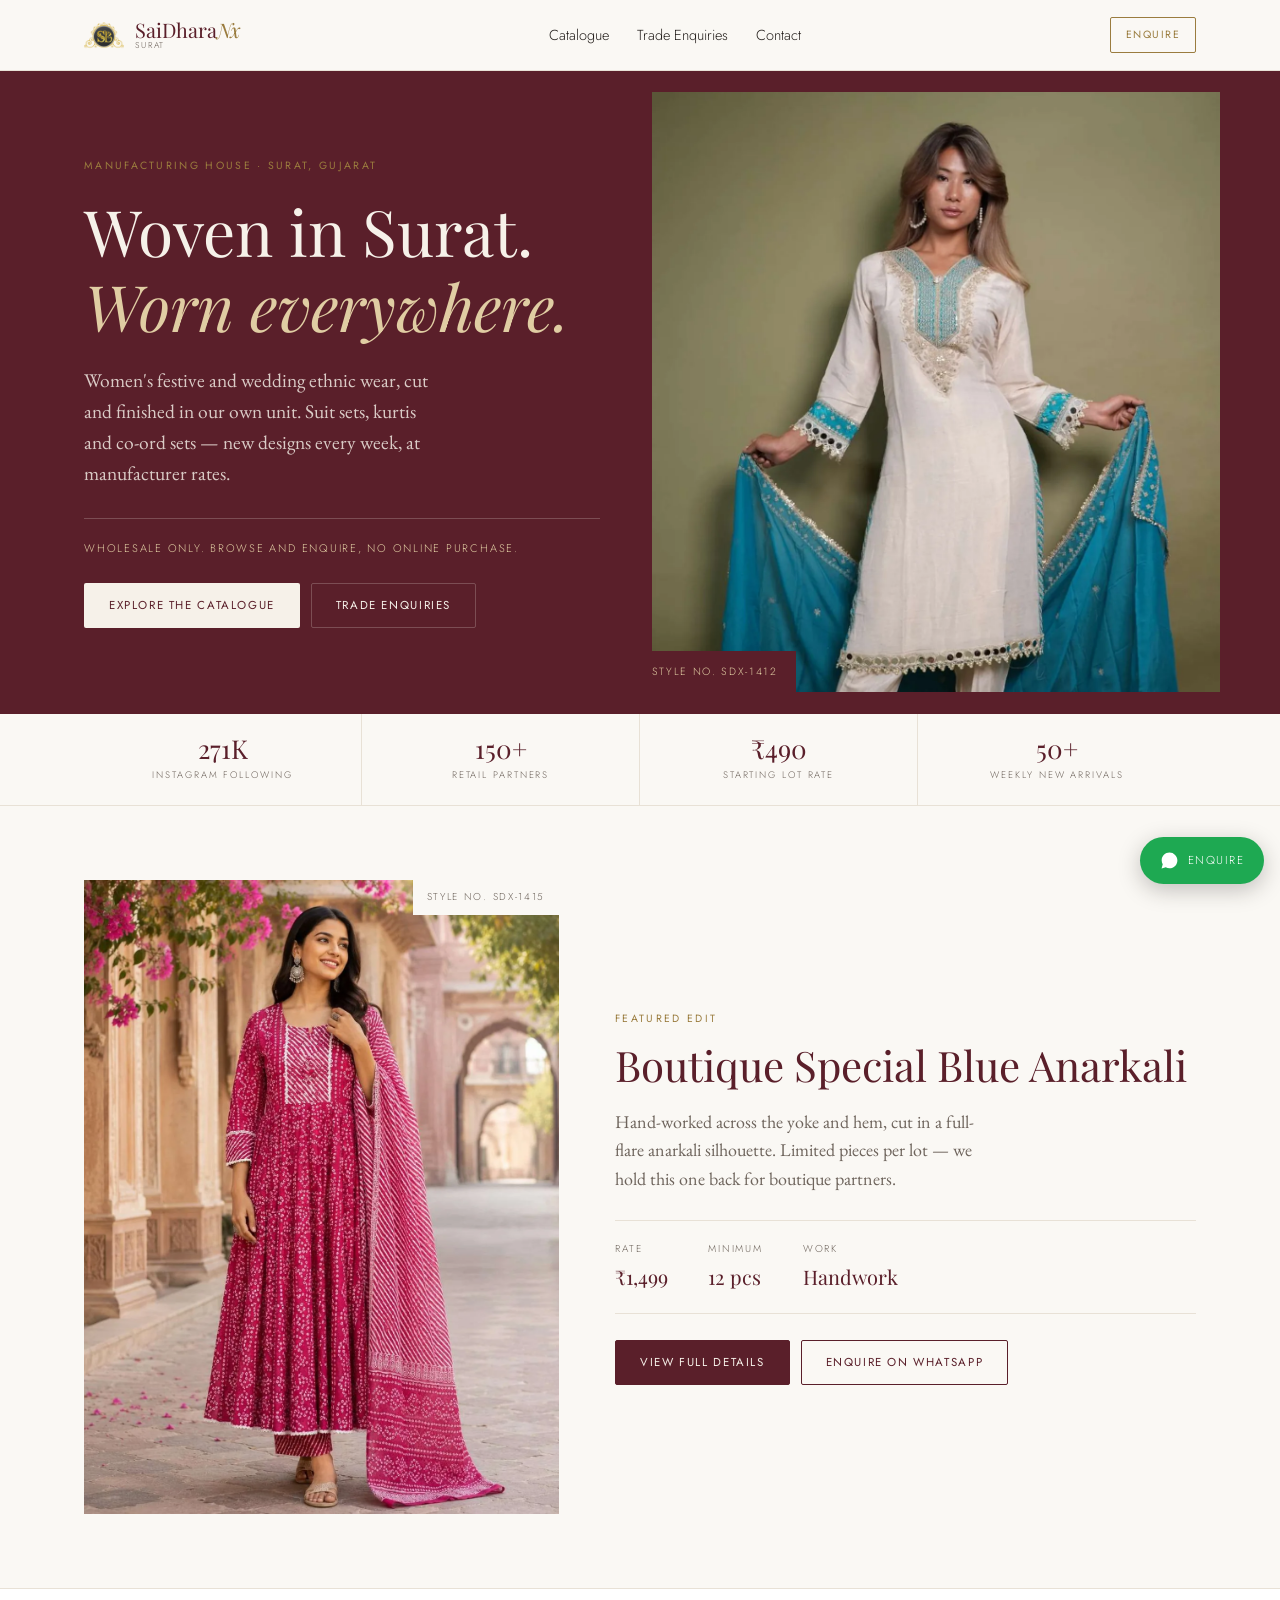
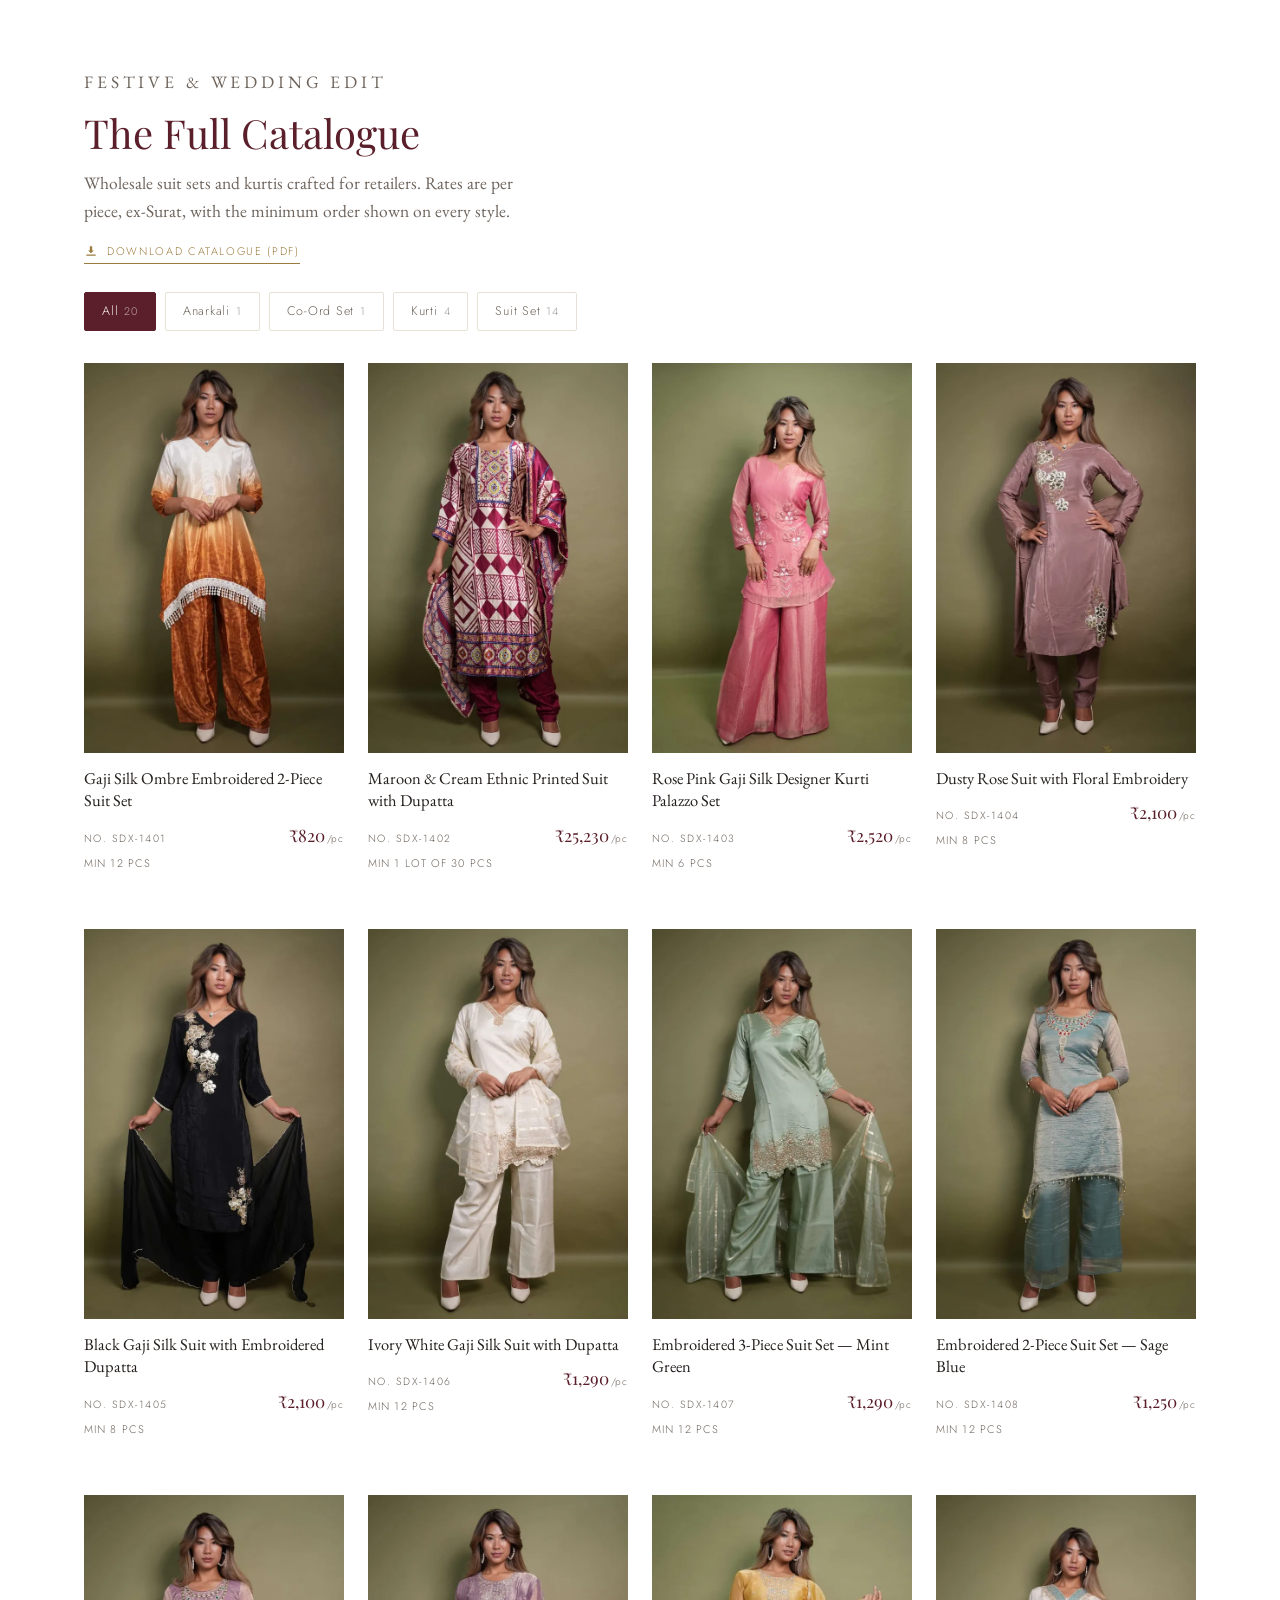
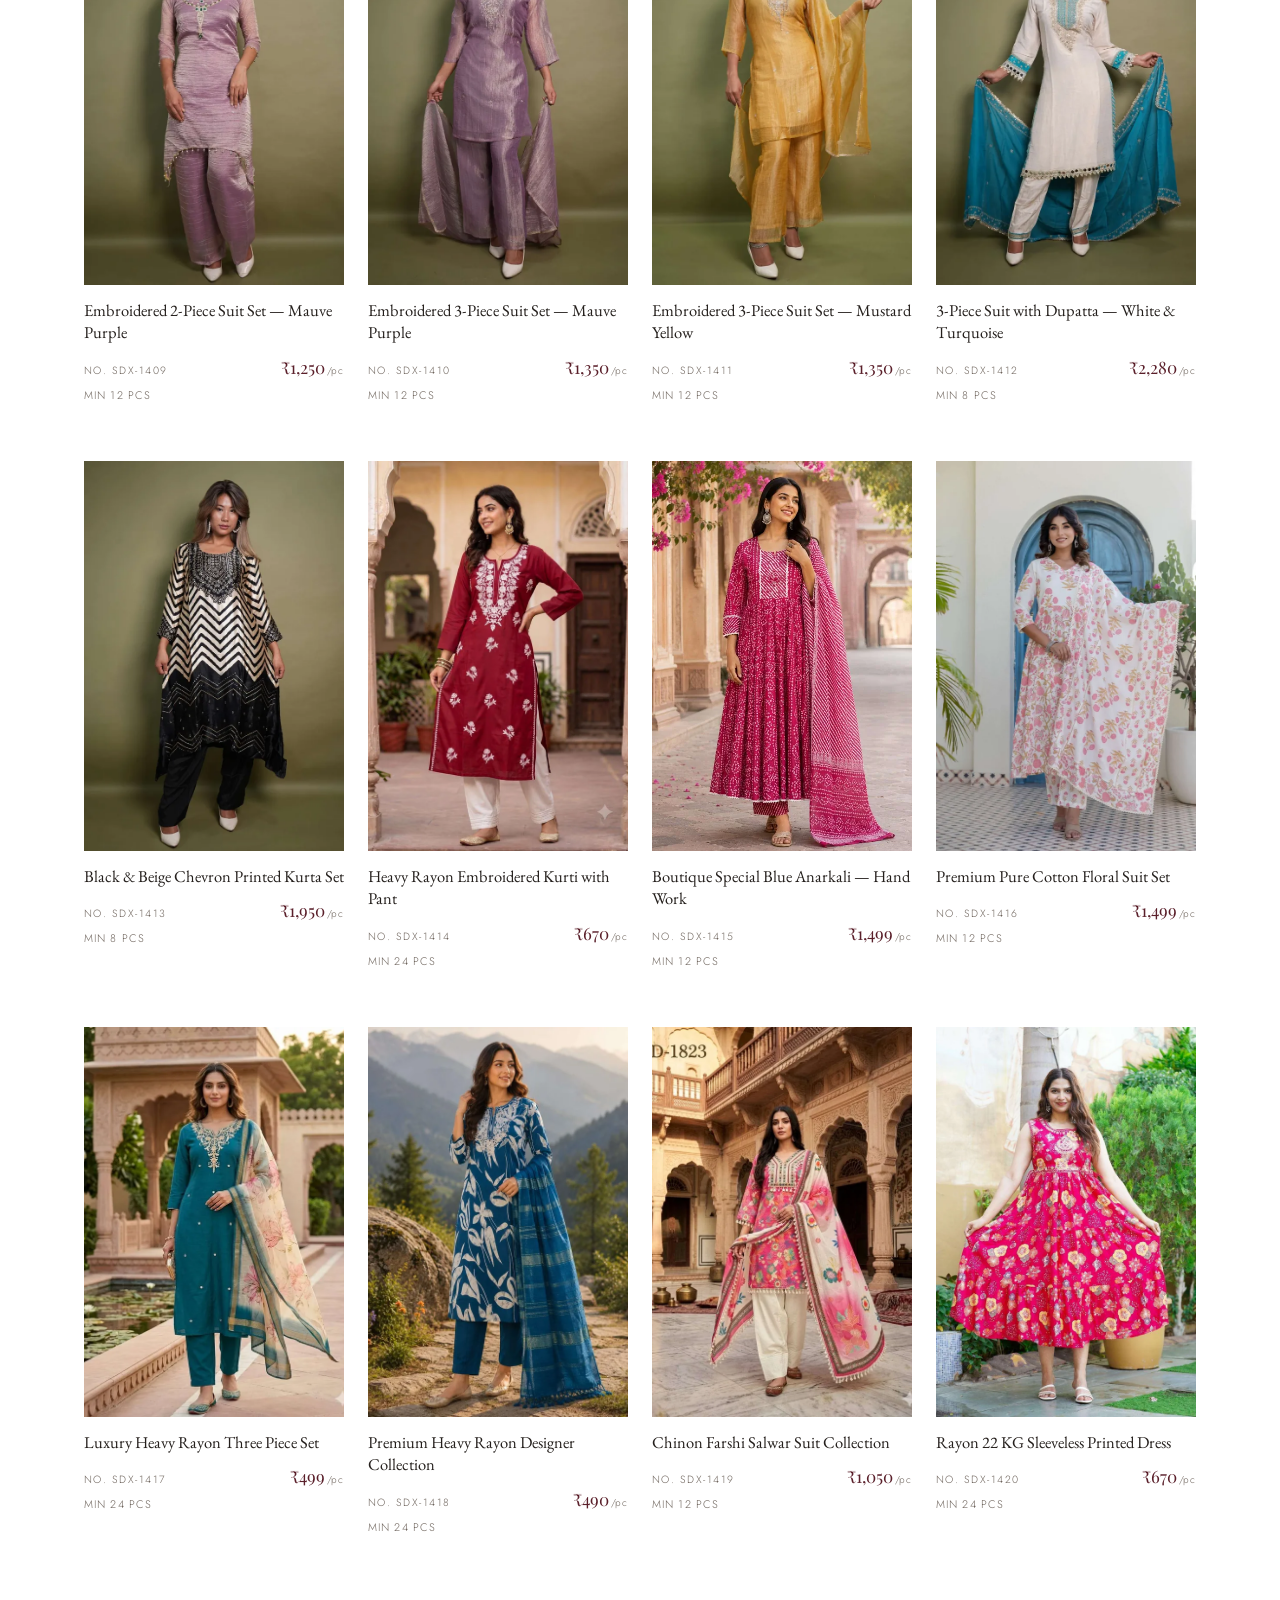
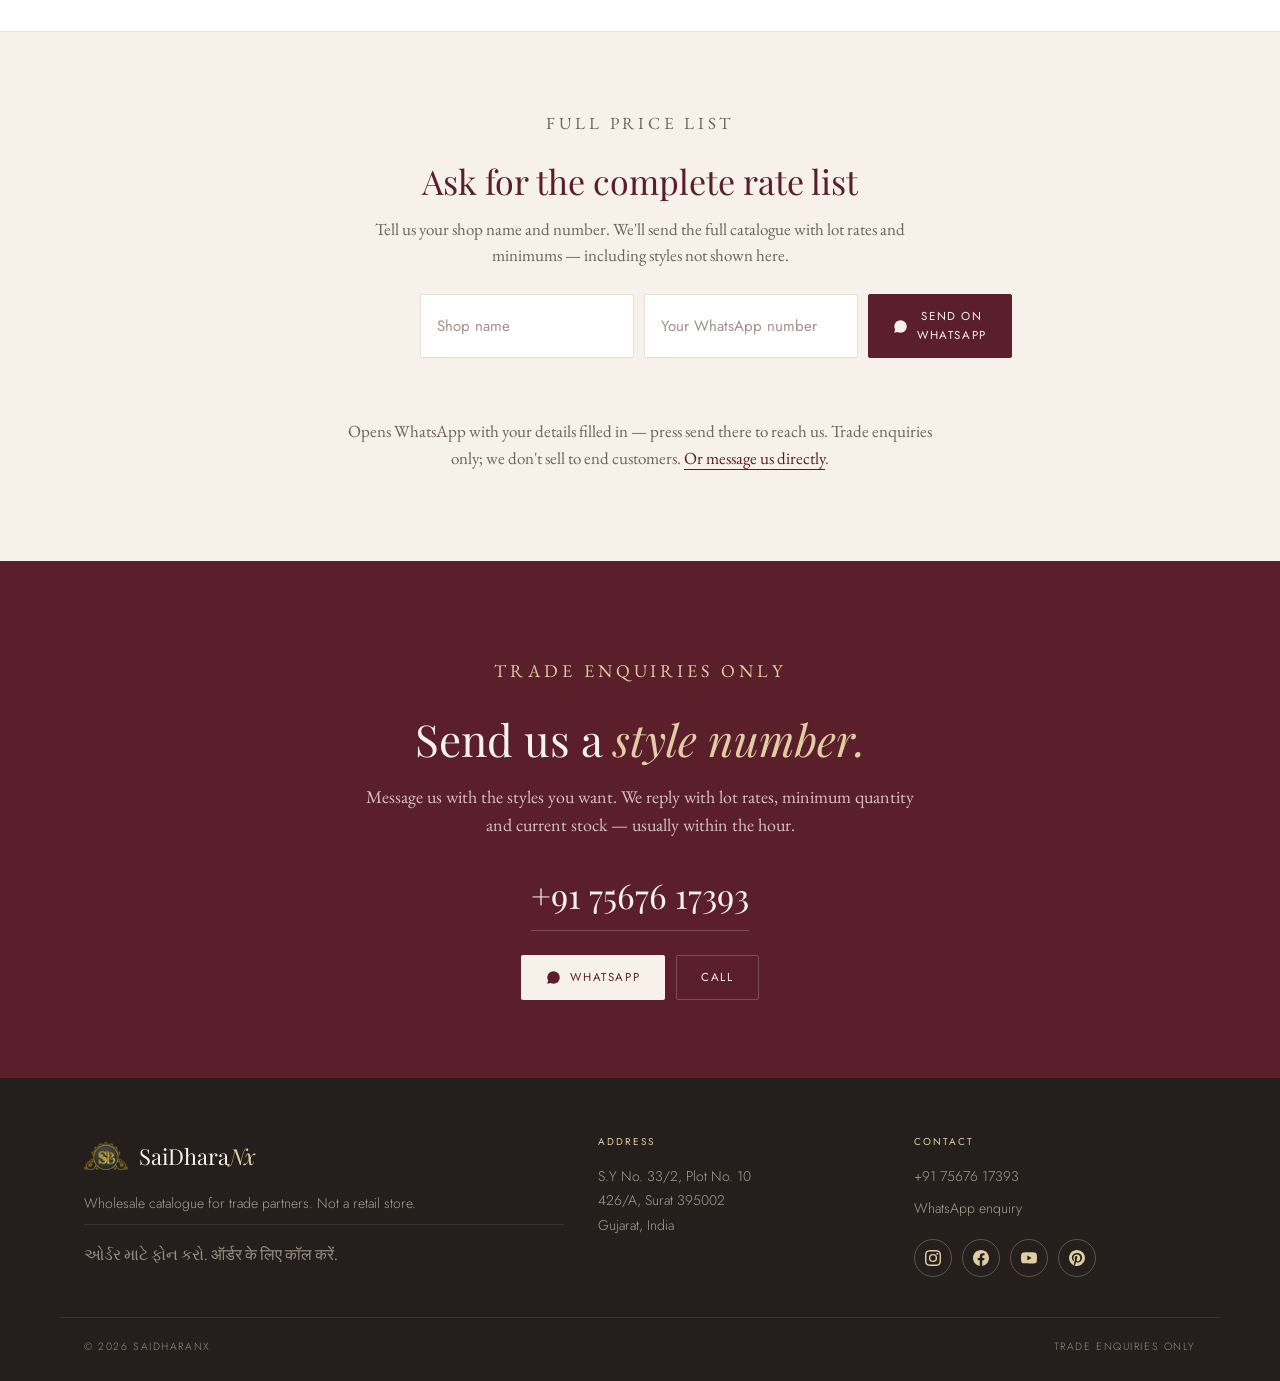
<file: index.html>
<!DOCTYPE html>
<html lang="en">
<head>
<meta charset="UTF-8">
<meta name="viewport" content="width=device-width, initial-scale=1.0">
<title>SaiDharaNx — Wholesale Ethnic Wear Manufacturer, Surat</title>
<meta name="description" content="Manufacturing house in Surat. Women's festive and wedding ethnic wear — suit sets, kurtis, co-ord sets. Wholesale catalogue for trade partners. Rates from ₹490 per piece.">
<link rel="canonical" href="https://saidharanx-catalogue.vercel.app/">

<!-- WhatsApp / social preview -->
<meta property="og:type" content="website">
<meta property="og:site_name" content="SaiDharaNx">
<meta property="og:title" content="SaiDharaNx — Wholesale Ethnic Wear, Surat">
<meta property="og:description" content="Manufacturer of women's festive and wedding ethnic wear. Suit sets, kurtis, co-ord sets. Wholesale only — rates from ₹490 per piece.">
<!-- ⚠️ og:image MUST be an absolute URL — social crawlers cannot resolve
     a relative path. Replace the host below with the live domain. -->
<meta property="og:image" content="https://saidharanx-catalogue.vercel.app/assets/img/og.jpg">
<meta property="og:image:width" content="1200">
<meta property="og:image:height" content="630">
<meta name="twitter:card" content="summary_large_image">
<meta name="theme-color" content="#5A1F2A">

<link rel="icon" href="assets/img/logo-96.png">
<link rel="apple-touch-icon" href="assets/img/logo-96.png">
<link rel="preconnect" href="https://fonts.googleapis.com">
<link rel="preconnect" href="https://fonts.gstatic.com" crossorigin>
<link href="https://fonts.googleapis.com/css2?family=Playfair+Display:ital@0;1&family=EB+Garamond:ital@0;1&family=Jost:wght@300;400&display=swap" rel="stylesheet">
<link rel="stylesheet" href="assets/site.css">

<script type="application/ld+json">
{"@context":"https://schema.org","@type":"Organization","name":"SaiDharaNx",
 "url":"https://saidharanx-catalogue.vercel.app/","logo":"assets/img/logo-96.png",
 "telephone":"+91-75676-17393",
 "address":{"@type":"PostalAddress","streetAddress":"S.Y No. 33/2, Plot No. 10, 426/A","addressLocality":"Surat","postalCode":"395002","addressRegion":"Gujarat","addressCountry":"IN"},
 "sameAs":["https://www.instagram.com/saidharannx_official"]}
</script>

<style>
.hero{background:var(--aubergine);color:var(--ivory);overflow:hidden}
.hero__in{display:grid;max-width:var(--wrap);margin:0 auto;align-items:center}
.hero__copy{padding:54px 24px 58px}
.hero h1{font-size:clamp(38px,8.4vw,64px);color:var(--ivory);margin:20px 0 0}
.hero h1 em{font-style:italic;color:var(--champagne)}
.hero__lede{font-family:var(--serif);font-size:clamp(17px,3.4vw,19.5px);line-height:1.6;color:rgba(246,241,233,.82);margin:22px 0 0;max-width:40ch}
.hero__terms{font-size:11px;letter-spacing:.16em;text-transform:uppercase;color:var(--champagne);margin:28px 0 0;padding-top:20px;border-top:1px solid var(--line-dim)}
.hero__act{display:flex;flex-wrap:wrap;gap:11px;margin-top:26px}
.hero__art{position:relative;aspect-ratio:4/5;overflow:hidden}
.hero__art img{width:100%;height:100%;object-fit:cover;object-position:center 16%}
.hero__tag{position:absolute;left:0;bottom:0;background:var(--aubergine);padding:12px 18px 12px 0;font-size:10.5px;letter-spacing:.16em;text-transform:uppercase;color:var(--champagne)}
@media(min-width:900px){
  .hero__in{grid-template-columns:1.02fr .98fr}
  .hero__copy{padding:86px 52px 86px 24px}
  .hero__art{aspect-ratio:auto;height:600px}
}

.edit{padding:74px 0}
.edit__in{display:grid;gap:34px;align-items:center}
.edit__art{position:relative;aspect-ratio:4/5;overflow:hidden;background:var(--ivory)}
.edit__art img{width:100%;height:100%;object-fit:cover}
.edit__no{position:absolute;top:0;right:0;background:var(--cream);color:var(--muted);padding:9px 14px;font-size:10px;letter-spacing:.17em;text-transform:uppercase}
.edit h2{font-size:clamp(30px,5.6vw,42px);margin:14px 0 0;color:var(--aubergine)}
.edit__desc{font-family:var(--serif);font-size:18px;line-height:1.6;color:var(--muted);margin:18px 0 0;max-width:42ch}
.edit__meta{display:flex;flex-wrap:wrap;gap:0 40px;margin:26px 0 0;padding:20px 0;border-top:1px solid var(--line);border-bottom:1px solid var(--line)}
.edit__k{font-size:10px;letter-spacing:.18em;text-transform:uppercase;color:var(--muted)}
.edit__v{font-family:var(--display);font-size:20px;color:var(--aubergine);margin-top:2px}
.edit__act{margin-top:26px;display:flex;flex-wrap:wrap;gap:11px}
@media(min-width:880px){.edit__in{grid-template-columns:.9fr 1.1fr;gap:56px}.edit__art{aspect-ratio:3/4}}

.cat{background:#fff;border-top:1px solid var(--line);padding:66px 0 84px}
.cat__head{margin-bottom:26px;max-width:52ch}
.cat__head h2{font-size:clamp(28px,5.2vw,40px);margin:14px 0 0;color:var(--aubergine)}
.cat__head p{font-family:var(--serif);font-size:17.5px;line-height:1.58;color:var(--muted);margin:13px 0 0}
.cat__pdf{display:inline-flex;align-items:center;gap:9px;margin-top:18px;font-size:11px;letter-spacing:.15em;text-transform:uppercase;color:var(--gold-soft);border-bottom:1px solid currentColor;padding-bottom:3px}
.cat__pdf:hover{color:var(--aubergine)}

.enq{background:var(--aubergine);color:var(--ivory);padding:78px 0}
.enq__in{max-width:600px;margin:0 auto;text-align:center}
.enq h2{color:var(--ivory);font-size:clamp(30px,5.8vw,44px);margin:16px 0 0}
.enq h2 em{font-style:italic;color:var(--champagne)}
.enq p{font-family:var(--serif);font-size:18px;line-height:1.58;color:rgba(246,241,233,.78);margin:18px 0 28px}
.enq .label{color:var(--champagne)}
.enq__no{font-family:var(--display);font-size:clamp(24px,5.2vw,34px);color:var(--ivory);display:inline-block;margin-bottom:24px;border-bottom:1px solid var(--line-dim);padding-bottom:7px}
.enq__act{display:flex;flex-wrap:wrap;gap:11px;justify-content:center}
</style>
</head>
<body>
<a class="skip" href="#main-content">Skip to content</a>

<!-- icon sprite -->
<svg width="0" height="0" style="position:absolute" aria-hidden="true"><defs>
<symbol id="i-wa" viewBox="0 0 24 24"><path d="M17.47 14.38c-.3-.15-1.76-.87-2.03-.97-.27-.1-.47-.15-.67.15-.2.3-.77.97-.94 1.17-.17.2-.35.22-.65.07-.3-.15-1.26-.46-2.4-1.48-.89-.79-1.49-1.77-1.66-2.07-.17-.3-.02-.46.13-.61.13-.13.3-.35.45-.52.15-.17.2-.3.3-.5.1-.2.05-.37-.02-.52-.08-.15-.67-1.61-.92-2.21-.24-.58-.49-.5-.67-.51h-.57c-.2 0-.52.07-.79.37-.27.3-1.04 1.02-1.04 2.48s1.07 2.88 1.22 3.08c.15.2 2.1 3.2 5.08 4.49.71.31 1.26.49 1.69.62.71.23 1.36.19 1.87.12.57-.09 1.76-.72 2.01-1.41.25-.7.25-1.29.17-1.42-.07-.13-.27-.2-.57-.35zM12.04 2C6.58 2 2.13 6.45 2.13 11.91c0 1.75.46 3.45 1.32 4.95L2 22l5.25-1.38a9.87 9.87 0 0 0 4.79 1.22h.01c5.46 0 9.91-4.45 9.91-9.91 0-2.65-1.03-5.14-2.9-7.01A9.82 9.82 0 0 0 12.04 2z"/></symbol>
<symbol id="i-ig" viewBox="0 0 24 24"><path d="M12 2.16c3.2 0 3.58.01 4.85.07 1.17.05 1.8.25 2.23.41.56.22.96.48 1.38.9.42.42.68.82.9 1.38.16.42.36 1.06.41 2.23.06 1.27.07 1.65.07 4.85s-.01 3.58-.07 4.85c-.05 1.17-.25 1.8-.41 2.23-.22.56-.48.96-.9 1.38-.42.42-.82.68-1.38.9-.42.16-1.06.36-2.23.41-1.27.06-1.65.07-4.85.07s-3.58-.01-4.85-.07c-1.17-.05-1.8-.25-2.23-.41-.56-.22-.96-.48-1.38-.9-.42-.42-.68-.82-.9-1.38-.16-.42-.36-1.06-.41-2.23-.06-1.27-.07-1.65-.07-4.85s.01-3.58.07-4.85c.05-1.17.25-1.8.41-2.23.22-.56.48-.96.9-1.38.42-.42.82-.68 1.38-.9.42-.16 1.06-.36 2.23-.41 1.27-.06 1.65-.07 4.85-.07M12 0C8.74 0 8.33.01 7.05.07 5.78.13 4.9.33 4.14.63a5.9 5.9 0 0 0-2.13 1.38A5.9 5.9 0 0 0 .63 4.14C.33 4.9.13 5.78.07 7.05.01 8.33 0 8.74 0 12s.01 3.67.07 4.95c.06 1.27.26 2.15.56 2.91a5.9 5.9 0 0 0 1.38 2.13 5.9 5.9 0 0 0 2.13 1.38c.76.3 1.64.5 2.91.56C8.33 23.99 8.74 24 12 24s3.67-.01 4.95-.07c1.27-.06 2.15-.26 2.91-.56a5.9 5.9 0 0 0 2.13-1.38 5.9 5.9 0 0 0 1.38-2.13c.3-.76.5-1.64.56-2.91.06-1.28.07-1.69.07-4.95s-.01-3.67-.07-4.95c-.06-1.27-.26-2.15-.56-2.91a5.9 5.9 0 0 0-1.38-2.13A5.9 5.9 0 0 0 19.86.63c-.76-.3-1.64-.5-2.91-.56C15.67.01 15.26 0 12 0z"/><path d="M12 5.84A6.16 6.16 0 1 0 18.16 12 6.16 6.16 0 0 0 12 5.84zm0 10.16A4 4 0 1 1 16 12a4 4 0 0 1-4 4z"/><circle cx="18.41" cy="5.59" r="1.44"/></symbol>
<symbol id="i-fb" viewBox="0 0 24 24"><path d="M24 12.07C24 5.4 18.63 0 12 0S0 5.4 0 12.07C0 18.1 4.39 23.1 10.13 24v-8.44H7.08v-3.49h3.05V9.41c0-3.02 1.79-4.69 4.53-4.69 1.31 0 2.68.24 2.68.24v2.96h-1.51c-1.49 0-1.96.93-1.96 1.89v2.26h3.33l-.53 3.49h-2.8V24C19.61 23.1 24 18.1 24 12.07z"/></symbol>
<symbol id="i-yt" viewBox="0 0 24 24"><path d="M23.5 6.19a3.02 3.02 0 0 0-2.12-2.14C19.5 3.55 12 3.55 12 3.55s-7.5 0-9.38.5A3.02 3.02 0 0 0 .5 6.19C0 8.08 0 12 0 12s0 3.92.5 5.81a3.02 3.02 0 0 0 2.12 2.14c1.88.5 9.38.5 9.38.5s7.5 0 9.38-.5a3.02 3.02 0 0 0 2.12-2.14C24 15.92 24 12 24 12s0-3.92-.5-5.81zM9.55 15.57V8.43L15.82 12l-6.27 3.57z"/></symbol>
<symbol id="i-pt" viewBox="0 0 24 24"><path d="M12 0C5.37 0 0 5.37 0 12c0 5.08 3.16 9.43 7.63 11.18-.11-.95-.2-2.41.04-3.45.22-.94 1.4-5.96 1.4-5.96s-.36-.72-.36-1.78c0-1.67.97-2.91 2.17-2.91 1.02 0 1.52.77 1.52 1.69 0 1.03-.66 2.57-1 4-.28 1.19.6 2.16 1.77 2.16 2.12 0 3.76-2.24 3.76-5.47 0-2.86-2.06-4.86-4.99-4.86-3.4 0-5.4 2.55-5.4 5.19 0 1.03.4 2.13.89 2.73.1.12.11.22.08.34-.09.38-.29 1.19-.33 1.35-.05.22-.17.27-.4.16-1.5-.7-2.43-2.89-2.43-4.65 0-3.79 2.75-7.27 7.93-7.27 4.16 0 7.4 2.97 7.4 6.93 0 4.14-2.61 7.47-6.23 7.47-1.22 0-2.36-.63-2.75-1.38l-.75 2.85c-.27 1.04-1 2.35-1.49 3.15A12 12 0 1 0 12 0z"/></symbol>
<symbol id="i-pdf" viewBox="0 0 24 24"><path d="M12 16l-5-5h3V4h4v7h3l-5 5zm-8 2h16v2H4v-2z"/></symbol>
</defs></svg>

<header class="mast">
  <div class="wrap mast__in">
    <a href="index.html" class="mast__brand">
      <img src="assets/img/logo-96.png" alt="" class="mast__logo" width="40" height="40">
      <span class="mast__word">SaiDhara<em>Nx</em><small>Surat</small></span>
    </a>
    <nav class="mast__nav">
      <a href="#catalogue">Catalogue</a>
      <a href="#enquire">Trade Enquiries</a>
      <a href="#contact">Contact</a>
    </nav>
    <a href="https://wa.me/917567617393" class="btn btn--gold mast__cta">Enquire</a>
    <button class="burger" id="burger" aria-label="Open menu" aria-expanded="false" aria-controls="drawer"><i></i></button>
  </div>
</header>

<div class="drawer" id="drawer" role="dialog" aria-modal="true" aria-label="Menu">
  <div class="drawer__top">
    <span class="drawer__brand">SaiDhara<em>Nx</em></span>
    <button class="drawer__x" id="drawerX" aria-label="Close menu">&times;</button>
  </div>
  <nav>
    <a href="#catalogue" data-close>Catalogue</a>
    <a href="#enquire" data-close>Trade Enquiries</a>
    <a href="#contact" data-close>Contact</a>
    <a href="assets/saidharanx-catalogue.pdf" data-close>Download Catalogue</a>
  </nav>
  <div class="drawer__foot">
    <a href="https://wa.me/917567617393" class="btn btn--ivory"><svg class="icon"><use href="#i-wa"/></svg> Enquire on WhatsApp</a>
    <a href="tel:+917567617393" class="drawer__tel">+91 75676 17393</a>
  </div>
</div>

<noscript>
  <p class="nojs">The catalogue needs JavaScript to load. Message us on
  <a href="https://wa.me/917567617393">WhatsApp</a> or call +91 75676 17393 and we'll send the full price list.</p>
</noscript>

<main id="main-content">
<section class="hero">
  <div class="hero__in">
    <div class="hero__copy">
      <p class="label label--gold">Manufacturing House · Surat, Gujarat</p>
      <h1>Woven in Surat.<br><em>Worn everywhere.</em></h1>
      <p class="hero__lede">
        Women's festive and wedding ethnic wear, cut and finished in our own unit.
        Suit sets, kurtis and co-ord sets — new designs every week, at manufacturer rates.
      </p>
      <p class="hero__terms">Wholesale only. Browse and enquire, no online purchase.</p>
      <div class="hero__act">
        <a href="#catalogue" class="btn btn--ivory">Explore the Catalogue</a>
        <a href="https://wa.me/917567617393" class="btn btn--outline-ivory">Trade Enquiries</a>
      </div>
    </div>
    <div class="hero__art">
      <picture>
        <source type="image/webp" srcset="assets/img/sdx-1412-1200.webp">
        <img src="assets/img/sdx-1412-800.jpg" width="1066" height="1600"
             alt="Gaji silk embroidered three-piece suit in white and turquoise"
             fetchpriority="high" decoding="async">
      </picture>
      <span class="hero__tag">Style No. SDX-1412</span>
    </div>
  </div>
</section>

<div class="trust">
  <div class="wrap trust__in">
    <div class="trust__i"><div class="trust__n">271K</div><div class="trust__k">Instagram following</div></div>
    <div class="trust__i"><div class="trust__n">150+</div><div class="trust__k">Retail partners</div></div>
    <div class="trust__i"><div class="trust__n">₹490</div><div class="trust__k">Starting lot rate</div></div>
    <div class="trust__i"><div class="trust__n">50+</div><div class="trust__k">Weekly new arrivals</div></div>
  </div>
</div>

<section class="edit">
  <div class="wrap edit__in">
    <div class="edit__art">
      <picture>
        <source type="image/webp" srcset="assets/img/sdx-1415-1200.webp">
        <img src="assets/img/sdx-1415-800.jpg" width="1066" height="1600"
             alt="Boutique special blue anarkali with hand work" loading="lazy" decoding="async">
      </picture>
      <span class="edit__no">Style No. SDX-1415</span>
    </div>
    <div>
      <p class="label label--gold">Featured Edit</p>
      <h2>Boutique Special Blue Anarkali</h2>
      <p class="edit__desc">
        Hand-worked across the yoke and hem, cut in a full-flare anarkali silhouette.
        Limited pieces per lot — we hold this one back for boutique partners.
      </p>
      <div class="edit__meta">
        <div><div class="edit__k">Rate</div><div class="edit__v">₹1,499</div></div>
        <div><div class="edit__k">Minimum</div><div class="edit__v">12 pcs</div></div>
        <div><div class="edit__k">Work</div><div class="edit__v">Handwork</div></div>
      </div>
      <div class="edit__act">
        <a href="product.html?sku=SDX-1415" class="btn btn--aub">View Full Details</a>
        <a href="https://wa.me/917567617393?text=Hello%2C%20please%20share%20the%20lot%20rate%20and%20stock%20for%20SDX-1415%20%E2%80%94%20Boutique%20Special%20Blue%20Anarkali" class="btn btn--outline-aub">Enquire on WhatsApp</a>
      </div>
    </div>
  </div>
</section>

<section class="cat" id="catalogue">
  <div class="wrap">
    <div class="cat__head">
      <p class="label label--gold">Festive &amp; Wedding Edit</p>
      <h2>The Full Catalogue</h2>
      <p>Wholesale suit sets and kurtis crafted for retailers. Rates are per piece, ex-Surat, with the minimum order shown on every style.</p>
      <a class="cat__pdf" href="assets/saidharanx-catalogue.pdf" download>
        <svg class="icon" style="width:14px;height:14px"><use href="#i-pdf"/></svg> Download catalogue (PDF)
      </a>
    </div>
    <div class="pills" id="pills"></div>
    <div class="grid" id="grid"></div>
  </div>
</section>

<section class="lead">
  <div class="wrap lead__in">
    <p class="label label--gold">Full Price List</p>
    <h2>Ask for the complete rate list</h2>
    <p>Tell us your shop name and number. We'll send the full catalogue with lot
       rates and minimums — including styles not shown here.</p>
    <form class="lead__form" id="leadForm">
      <input type="text" name="shop" placeholder="Shop name" required autocomplete="organization">
      <input type="tel" name="phone" placeholder="Your WhatsApp number" required
             autocomplete="tel" inputmode="numeric" pattern="[0-9+ ]{8,15}">
      <button type="submit" class="btn btn--aub">
        <svg class="icon"><use href="#i-wa"/></svg> Send on WhatsApp
      </button>
    </form>
    <p class="lead__ok" id="leadOk" role="status"></p>
    <p class="lead__note">
      Opens WhatsApp with your details filled in — press send there to reach us.
      Trade enquiries only; we don't sell to end customers.
      <a href="https://wa.me/917567617393" class="lead__direct">Or message us directly</a>.
    </p>
  </div>
</section>

<section class="enq" id="enquire">
  <div class="wrap enq__in">
    <p class="label">Trade Enquiries Only</p>
    <h2>Send us a <em>style number.</em></h2>
    <p>Message us with the styles you want. We reply with lot rates, minimum quantity and current stock — usually within the hour.</p>
    <div><a href="tel:+917567617393" class="enq__no">+91 75676 17393</a></div>
    <div class="enq__act">
      <a href="https://wa.me/917567617393" class="btn btn--ivory"><svg class="icon"><use href="#i-wa"/></svg> WhatsApp</a>
      <a href="tel:+917567617393" class="btn btn--outline-ivory">Call</a>
    </div>
  </div>
</section>

</main>

<footer class="foot" id="contact">
  <div class="wrap foot__g">
    <div>
      <div class="foot__m">
        <img src="assets/img/logo-96.png" alt="" width="44" height="44">
        <span>SaiDhara<em>Nx</em></span>
      </div>
      <p>Wholesale catalogue for trade partners. Not a retail store.</p>
      <p class="foot__nat"><span lang="gu">ઓર્ડર માટે ફોન કરો.</span> <span lang="hi">ऑर्डर के लिए कॉल करें.</span></p>
    </div>
    <div>
      <h4>Address</h4>
      <p>S.Y No. 33/2, Plot No. 10<br>426/A, Surat 395002<br>Gujarat, India</p>
    </div>
    <div>
      <h4>Contact</h4>
      <p><a href="tel:+917567617393">+91 75676 17393</a></p>
      <p><a href="https://wa.me/917567617393">WhatsApp enquiry</a></p>
      <div class="social">
        <a target="_blank" rel="noopener" href="https://www.instagram.com/saidharannx_official" aria-label="Instagram"><svg class="icon"><use href="#i-ig"/></svg></a>
        <a target="_blank" rel="noopener" href="https://www.facebook.com/" aria-label="Facebook"><svg class="icon"><use href="#i-fb"/></svg></a>
        <a target="_blank" rel="noopener" href="https://www.youtube.com/" aria-label="YouTube"><svg class="icon"><use href="#i-yt"/></svg></a>
        <a target="_blank" rel="noopener" href="https://www.pinterest.com/" aria-label="Pinterest"><svg class="icon"><use href="#i-pt"/></svg></a>
      </div>
    </div>
  </div>
  <div class="wrap foot__b">
    <span>© 2026 SaiDharaNx</span>
    <span>Trade enquiries only</span>
  </div>
</footer>

<a href="https://wa.me/917567617393" class="wa" aria-label="Enquire on WhatsApp">
  <svg class="icon"><use href="#i-wa"/></svg><span>Enquire</span>
</a>

<script src="assets/data.js"></script>
<script>
/* ── mobile drawer (focus-trapped) ─────────────────────────── */
const drawer = document.getElementById('drawer');
const burger = document.getElementById('burger');
let lastFocus = null;

const focusables = () =>
  [...drawer.querySelectorAll('a[href],button')].filter(el => el.offsetParent !== null);

function openDrawer(){
  lastFocus = document.activeElement;
  drawer.classList.add('is-open');
  burger.setAttribute('aria-expanded','true');
  document.body.style.overflow = 'hidden';
  focusables()[0]?.focus();
}
function closeDrawer(){
  if (!drawer.classList.contains('is-open')) return;
  drawer.classList.remove('is-open');
  burger.setAttribute('aria-expanded','false');
  document.body.style.overflow = '';
  lastFocus?.focus();
}
burger.addEventListener('click', openDrawer);
document.getElementById('drawerX').addEventListener('click', closeDrawer);
drawer.querySelectorAll('[data-close]').forEach(a => a.addEventListener('click', closeDrawer));

document.addEventListener('keydown', e => {
  if (!drawer.classList.contains('is-open')) return;
  if (e.key === 'Escape'){ closeDrawer(); return; }
  if (e.key !== 'Tab') return;
  const f = focusables();
  if (!f.length) return;
  const first = f[0], last = f[f.length - 1];
  if (e.shiftKey && document.activeElement === first){ e.preventDefault(); last.focus(); }
  else if (!e.shiftKey && document.activeElement === last){ e.preventDefault(); first.focus(); }
});

/* ── catalogue ─────────────────────────────────────────────── */
const CATS = ['All', ...[...new Set(PRODUCTS.map(p => p.type))].sort()];
let cat = 'All';
const pillsEl = document.getElementById('pills');
const gridEl  = document.getElementById('grid');

const cardHTML = p => `
  <a class="card" href="product.html?sku=${p.sku}">
    <div class="card__art">
      <picture>
        <source type="image/webp" srcset="assets/img/${p.sku.toLowerCase()}-600.webp">
        <img src="assets/img/${p.sku.toLowerCase()}-800.jpg" width="1066" height="1600"
             alt="${p.name}" loading="lazy" decoding="async">
      </picture>
    </div>
    <p class="card__name">${p.name}</p>
    <div class="card__meta">
      <span class="card__no">No. ${p.sku}</span>
      <span class="card__price">${inr(p.price)}<small>/pc</small></span>
    </div>
    <p class="card__moq">Min ${p.moq} ${p.moqUnit}</p>
  </a>`;

function paint(){
  pillsEl.innerHTML = CATS.map(c => {
    const n = c === 'All' ? PRODUCTS.length : PRODUCTS.filter(p => p.type === c).length;
    return `<button class="pill${c === cat ? ' is-on' : ''}" data-cat="${c}"
             aria-pressed="${c === cat}">${c}<span>${n}</span></button>`;
  }).join('');

  const list = cat === 'All' ? PRODUCTS : PRODUCTS.filter(p => p.type === cat);
  gridEl.innerHTML = list.length ? list.map(cardHTML).join('') : `
    <div class="empty">
      <h3>Nothing in this category yet</h3>
      <p>Message us — we carry more than the catalogue shows.</p>
      <a href="https://wa.me/${WHATSAPP}" class="btn btn--outline-aub">Enquire on WhatsApp</a>
    </div>`;
}

pillsEl.addEventListener('click', e => {
  const b = e.target.closest('.pill');
  if (!b) return;
  cat = b.dataset.cat;
  paint();
});
paint();

/* ── rate-list request ─────────────────────────────────────
   This hands off to WhatsApp; it does not store anything server-side.
   To collect leads properly, POST to a form endpoint here as well.      */
document.getElementById('leadForm').addEventListener('submit', e => {
  e.preventDefault();
  const f = e.target;
  const msg = `Hello, please send me the full rate list.
Shop: ${f.shop.value}
WhatsApp: ${f.phone.value}`;
  document.getElementById('leadOk').textContent =
    'Opening WhatsApp in a new tab — press send there to receive the list.';
  // synthetic click inside the user gesture: popup blockers don't intercept
  // it, and the catalogue stays open behind the new tab
  const a = Object.assign(document.createElement('a'), {
    href: `https://wa.me/${WHATSAPP}?text=${encodeURIComponent(msg)}`,
    target: '_blank', rel: 'noopener'
  });
  document.body.appendChild(a); a.click(); a.remove();
});
</script>
<!-- Analytics — uncomment and add the client's ID once they have an account.
<script async src="https://www.googletagmanager.com/gtag/js?id=G-XXXXXXX"></script>
<script>window.dataLayer=window.dataLayer||[];function gtag(){dataLayer.push(arguments)}
gtag('js',new Date());gtag('config','G-XXXXXXX');</script>
-->
</body>
</html>
</file>
<file: assets/site.css>
/* ══════════════════════════════════════════════════════════════════
   SaiDharaNx — shared stylesheet
   Palette: aubergine + gold + ink on cream. Gold is from the client logo.
   ══════════════════════════════════════════════════════════════════ */
:root{
  --aubergine:  #5A1F2A;
  --aubergine-d:#48161F;
  --gold:       #C9A227;
  --gold-soft:  #9A7C3E;   /* gold on light — AA compliant */
  --champagne:  #E0CDA3;   /* gold on dark                 */
  --cream:      #FAF8F4;
  --ivory:      #F6F1E9;
  --ink:        #241F1C;
  --muted:      #6E645C;   /* 5.4:1 on cream               */
  --muted-dk:   #978C84;   /* 4.9:1 on ink                 */
  --line:       #E8E1D6;
  --line-dim:   rgba(246,241,233,.22);

  --display: 'Playfair Display', Georgia, serif;
  --serif:   'EB Garamond', Georgia, serif;
  --sans:    'Jost', system-ui, sans-serif;

  --wrap: 1160px;
}

*,*::before,*::after{box-sizing:border-box}
html{-webkit-text-size-adjust:100%;scroll-behavior:smooth}
body{
  margin:0;background:var(--cream);color:var(--ink);
  font-family:var(--sans);font-size:15px;font-weight:300;line-height:1.65;
  -webkit-font-smoothing:antialiased;
}
img{max-width:100%;display:block}
a{color:inherit;text-decoration:none}
button{font:inherit;color:inherit}
:focus-visible{outline:2px solid var(--gold-soft);outline-offset:3px}
@media (prefers-reduced-motion:reduce){
  html{scroll-behavior:auto}
  *{animation:none!important;transition:none!important}
}

.wrap{max-width:var(--wrap);margin:0 auto;padding:0 24px}
h1,h2,h3{font-family:var(--display);font-weight:400;margin:0;line-height:1.16}
.icon{width:1em;height:1em;fill:currentColor;flex:none}
.sr{position:absolute;width:1px;height:1px;overflow:hidden;clip:rect(0 0 0 0);white-space:nowrap}

/* skip link */
.skip{
  position:absolute;left:16px;top:-60px;z-index:200;
  background:var(--aubergine);color:var(--ivory);padding:12px 20px;
  font-size:12px;letter-spacing:.12em;text-transform:uppercase;border-radius:2px;
  transition:top .18s;
}
.skip:focus{top:16px}

.label{
  font-family:var(--sans);font-size:10.5px;font-weight:400;
  letter-spacing:.22em;text-transform:uppercase;color:var(--muted);margin:0;
}
.label--gold{color:var(--gold-soft)}

/* ── buttons ──────────────────────────────────────────────── */
.btn{
  display:inline-flex;align-items:center;justify-content:center;gap:9px;
  padding:12px 24px;font-family:var(--sans);font-size:11.5px;font-weight:400;
  letter-spacing:.14em;text-transform:uppercase;
  border:1px solid transparent;border-radius:2px;cursor:pointer;background:none;
  transition:background .2s,color .2s,border-color .2s;
}
.btn--gold{border-color:var(--gold-soft);color:var(--gold-soft)}
.btn--gold:hover{background:var(--gold-soft);color:#fff}
.btn--ivory{background:var(--ivory);color:var(--aubergine)}
.btn--ivory:hover{background:#fff}
.btn--outline-ivory{border-color:var(--line-dim);color:var(--ivory)}
.btn--outline-ivory:hover{border-color:var(--ivory)}
.btn--aub{background:var(--aubergine);color:var(--ivory);border-color:var(--aubergine)}
.btn--aub:hover{background:var(--aubergine-d);border-color:var(--aubergine-d)}
.btn--outline-aub{border-color:var(--aubergine);color:var(--aubergine)}
.btn--outline-aub:hover{background:var(--aubergine);color:var(--ivory)}
.btn .icon{width:15px;height:15px}

/* ══════════════ HEADER ══════════════ */
/* solid background, no backdrop-filter — blur is expensive on the
   low-end Android handsets this audience actually browses on */
.mast{
  position:sticky;top:0;z-index:70;
  background:var(--cream);
  border-bottom:1px solid var(--line);
}
.mast__in{display:flex;align-items:center;justify-content:space-between;height:70px;gap:16px}
.mast__brand{display:flex;align-items:center;gap:11px;min-width:0}
.mast__logo{height:40px;width:40px;flex:none}
.mast__word{font-family:var(--display);font-size:20px;color:var(--aubergine);white-space:nowrap;line-height:1.1}
.mast__word em{font-style:italic;color:var(--gold-soft)}
.mast__word small{display:block;font-family:var(--sans);font-size:8.5px;letter-spacing:.22em;text-transform:uppercase;color:var(--muted)}
.mast__nav{display:none;gap:28px;font-size:14.5px}
.mast__nav a{color:var(--ink);transition:color .18s}
.mast__nav a:hover{color:var(--gold-soft)}
.mast__cta{display:none;padding:8px 15px;font-size:10.5px}
.burger{
  display:grid;place-items:center;width:42px;height:42px;margin-right:-8px;
  background:none;border:0;cursor:pointer;color:var(--aubergine);
}
.burger i{display:block;width:20px;height:1.5px;background:currentColor;position:relative}
.burger i::before,.burger i::after{content:"";position:absolute;left:0;width:20px;height:1.5px;background:currentColor;transition:transform .25s}
.burger i::before{top:-6px}
.burger i::after{top:6px}
@media(min-width:900px){
  .mast__nav{display:flex}
  .mast__cta{display:inline-flex}
  .burger{display:none}
}
@media(max-width:420px){.mast__word{font-size:17px}}

/* mobile drawer */
.drawer{
  position:fixed;inset:0;z-index:100;background:var(--aubergine);color:var(--ivory);
  display:flex;flex-direction:column;padding:24px;
  transform:translateX(100%);visibility:hidden;
  transition:transform .3s cubic-bezier(.3,.8,.3,1), visibility .3s;
}
.drawer.is-open{transform:translateX(0);visibility:visible}
.drawer__top{display:flex;align-items:center;justify-content:space-between;height:46px}
.drawer__brand{font-family:var(--display);font-size:21px;color:var(--ivory)}
.drawer__brand em{font-style:italic;color:var(--champagne)}
.drawer__x{background:none;border:0;font-size:30px;line-height:1;color:var(--ivory);cursor:pointer;padding:0 6px}
.drawer nav{display:flex;flex-direction:column;gap:2px;margin-top:34px}
.drawer nav a{
  font-family:var(--display);font-size:27px;color:var(--ivory);
  padding:15px 0;border-bottom:1px solid var(--line-dim);
}
.drawer nav a:active{color:var(--champagne)}
.drawer__foot{margin-top:auto;padding-top:26px}
.drawer__foot .btn{width:100%}
.drawer__tel{display:block;text-align:center;margin-top:16px;font-family:var(--display);font-size:20px;color:var(--champagne)}

/* ══════════════ TRUST BAR ══════════════ */
.trust{background:var(--cream);border-bottom:1px solid var(--line)}
.trust__in{display:grid;grid-template-columns:repeat(2,1fr)}
.trust__i{padding:22px 12px;text-align:center;border-right:1px solid var(--line);border-bottom:1px solid var(--line)}
.trust__i:nth-child(2n){border-right:0}
.trust__i:nth-last-child(-n+2){border-bottom:0}
.trust__n{font-family:var(--display);font-size:26px;color:var(--aubergine);line-height:1}
.trust__k{font-size:9.5px;letter-spacing:.2em;text-transform:uppercase;color:var(--muted);margin-top:6px}
@media(min-width:800px){
  .trust__in{grid-template-columns:repeat(4,1fr)}
  .trust__i{border-bottom:0}
  .trust__i:nth-child(2n){border-right:1px solid var(--line)}
  .trust__i:last-child{border-right:0}
}

/* ══════════════ CATEGORY PILLS ══════════════ */
.pills{display:flex;flex-wrap:wrap;gap:9px;margin-bottom:32px}
.pill{
  border:1px solid var(--line);background:transparent;border-radius:2px;
  padding:8px 17px;font-size:12.5px;letter-spacing:.06em;color:var(--muted);
  cursor:pointer;transition:border-color .18s,color .18s,background .18s;
}
.pill:hover{border-color:var(--aubergine);color:var(--ink)}
.pill.is-on{background:var(--aubergine);border-color:var(--aubergine);color:var(--ivory)}
.pill span{opacity:.65;margin-left:6px;font-size:11px}

/* ══════════════ PRODUCT CARD ══════════════ */
.grid{display:grid;grid-template-columns:repeat(2,1fr);gap:34px 16px}
@media(min-width:660px){.grid{grid-template-columns:repeat(3,1fr);gap:46px 24px}}
@media(min-width:1080px){.grid{grid-template-columns:repeat(4,1fr)}}

.card{display:block}
.card__art{aspect-ratio:2/3;overflow:hidden;background:var(--ivory)}
.card__art img{width:100%;height:100%;object-fit:cover;transition:transform .7s cubic-bezier(.2,.7,.3,1)}
.card:hover .card__art img{transform:scale(1.04)}
.card__name{font-family:var(--serif);font-size:16.5px;line-height:1.36;margin:14px 0 0;color:var(--ink)}
.card__meta{display:flex;align-items:baseline;justify-content:space-between;gap:10px;margin-top:9px}
.card__no{font-size:10.5px;letter-spacing:.14em;text-transform:uppercase;color:var(--muted)}
.card__price{font-family:var(--display);font-size:17px;color:var(--aubergine);white-space:nowrap}
.card__price small{font-family:var(--sans);font-size:10px;color:var(--muted);letter-spacing:.08em;margin-left:2px}
.card__moq{font-size:11px;letter-spacing:.1em;text-transform:uppercase;color:var(--muted);margin-top:5px}

.empty{grid-column:1/-1;padding:70px 20px;text-align:center;border:1px dashed var(--line)}
.empty h3{font-size:22px;margin-bottom:10px}
.empty p{font-family:var(--serif);font-size:17px;color:var(--muted);margin:0 0 22px}

/* ══════════════ SPEC LIST ══════════════ */
.spec{border-top:1px solid var(--line);border-bottom:1px solid var(--line);margin:0}
.spec__r{display:grid;grid-template-columns:1fr 2fr;gap:16px;padding:13px 0;border-top:1px solid var(--line)}
.spec__r:first-child{border-top:0}
.spec__r dt{font-family:var(--sans);font-size:10.5px;letter-spacing:.2em;text-transform:uppercase;color:var(--muted);padding-top:3px;margin:0}
.spec__r dd{margin:0;color:var(--ink);font-size:14.5px;line-height:1.55}
@media(min-width:520px){.spec__r{grid-template-columns:150px 1fr;gap:20px}}

/* ══════════════ LEAD CAPTURE ══════════════ */
.lead{background:var(--ivory);border-top:1px solid var(--line);padding:64px 0}
.lead__in{max-width:640px;margin:0 auto;text-align:center}
.lead h2{font-size:clamp(25px,4.8vw,34px);color:var(--aubergine);margin:14px 0 0}
.lead p{font-family:var(--serif);font-size:17px;line-height:1.55;color:var(--muted);margin:14px 0 26px}
.lead__form{display:flex;flex-direction:column;gap:10px;max-width:440px;margin:0 auto}
.lead__form input{
  font-family:var(--sans);font-size:15px;padding:13px 16px;
  border:1px solid var(--line);border-radius:2px;background:#fff;color:var(--ink);
}
.lead__form input::placeholder{color:#9C938B}
.lead__form input:focus{outline:none;border-color:var(--aubergine)}
.lead__ok{color:var(--aubergine);font-size:14px;margin-top:14px;min-height:20px}
.lead__note{font-size:12px;color:var(--muted);margin-top:14px}
@media(min-width:520px){
  .lead__form{flex-direction:row}
  .lead__form input{flex:1}
}

/* ══════════════ FOOTER ══════════════ */
.foot{background:var(--ink);color:#A99E96;padding:56px 0 26px;font-size:14px}
.foot__g{display:grid;gap:34px}
.foot h4{font-size:10px;letter-spacing:.2em;text-transform:uppercase;color:var(--champagne);margin:0 0 13px;font-weight:400}
.foot p{margin:0 0 8px;line-height:1.75}
.foot a:hover{color:var(--ivory)}
.foot__m{display:flex;align-items:center;gap:11px;margin-bottom:13px}
.foot__m img{height:44px;width:44px}
.foot__m span{font-family:var(--display);font-size:22px;color:var(--ivory)}
.foot__m em{font-style:italic;color:var(--champagne)}
.foot__nat{font-family:var(--serif);font-size:16px;color:var(--muted-dk);margin-top:16px;padding-top:16px;border-top:1px solid rgba(255,255,255,.09)}
.foot__b{
  border-top:1px solid rgba(255,255,255,.09);margin-top:40px;padding-top:20px;
  font-size:10.5px;letter-spacing:.15em;text-transform:uppercase;color:var(--muted-dk);
  display:flex;flex-wrap:wrap;gap:8px 24px;justify-content:space-between;
}
@media(min-width:760px){.foot__g{grid-template-columns:1.7fr 1fr 1fr}}

.social{display:flex;gap:10px;margin-top:18px}
.social a{
  width:38px;height:38px;display:grid;place-items:center;border-radius:50%;
  border:1px solid rgba(224,205,163,.3);color:var(--champagne);
  transition:background .2s,color .2s,border-color .2s;
}
.social a:hover{background:var(--gold);border-color:var(--gold);color:var(--ink)}
.social .icon{width:16px;height:16px}

/* ══════════════ STICKY WHATSAPP ══════════════ */
.wa{
  position:fixed;right:16px;bottom:16px;z-index:95;display:inline-flex;align-items:center;gap:9px;
  background:#1EA952;color:#fff;font-size:11.5px;letter-spacing:.13em;text-transform:uppercase;
  padding:14px 20px;border-radius:40px;box-shadow:0 6px 22px rgba(36,31,28,.26);transition:transform .2s;
}
.wa:hover{transform:translateY(-2px)}
.wa .icon{width:19px;height:19px}
@media(max-width:440px){.wa span{display:none}.wa{padding:14px}}

/* ══════════════ NO-JS ══════════════ */
.nojs{
  background:var(--aubergine);color:var(--ivory);text-align:center;
  padding:16px 24px;font-size:14px;
}
.nojs a{color:var(--champagne);text-decoration:underline}

/* ══════════════ IMAGE ZOOM ══════════════ */
.zoomable{cursor:zoom-in}
.lb{
  position:fixed;inset:0;z-index:120;background:rgba(36,31,28,.94);
  display:none;place-items:center;padding:20px;
}
.lb.is-open{display:grid}
.lb img{max-width:100%;max-height:92vh;width:auto;height:auto;object-fit:contain}
.lb__x{
  position:absolute;top:14px;right:16px;width:44px;height:44px;
  background:none;border:1px solid rgba(246,241,233,.3);border-radius:50%;
  color:var(--ivory);font-size:24px;line-height:1;cursor:pointer;
}
.lb__x:hover{background:rgba(246,241,233,.12)}
.lb__cap{
  position:absolute;left:0;right:0;bottom:18px;text-align:center;
  color:var(--champagne);font-size:11px;letter-spacing:.16em;text-transform:uppercase;
}

/* ══════════════ COLOURWAYS (informational, not a selector) ══════════════ */
.ways{display:flex;flex-wrap:wrap;gap:10px}
.way{
  display:inline-flex;align-items:center;gap:8px;
  border:1px solid var(--line);border-radius:2px;padding:5px 12px 5px 8px;
  font-size:13.5px;color:var(--muted);
}
.way__d{width:15px;height:15px;border-radius:50%;border:1px solid var(--line);flex:none}
.way--now{border-color:var(--aubergine);color:var(--ink)}

/* ══════════════ PRINT ══════════════ */
@media print{
  .mast,.drawer,.wa,.lb,.skip,.social,.lead,.nojs,.rel,.cat__pdf,
  .pd__act,.hero__act,.edit__act,.enq__act,.pills{display:none!important}
  body{background:#fff;color:#000;font-size:11pt}
  .hero,.enq{background:#fff!important;color:#000!important}
  .hero h1,.enq h2,.hero h1 em,.enq h2 em{color:#000!important}
  a{color:#000;text-decoration:none}
  .card,.pd__in{break-inside:avoid}
  .pd__in{grid-template-columns:1fr 1fr!important}
  .grid{grid-template-columns:repeat(3,1fr)!important;gap:16px!important}
  .foot{background:#fff;color:#000;border-top:1px solid #999}
  .foot h4,.foot__m span,.foot__m em{color:#000}
  @page{margin:14mm}
}

/* direct-message escape hatch under the rate-list form */
.lead__direct{color:var(--aubergine);border-bottom:1px solid currentColor}
.lead__direct:hover{color:var(--gold-soft)}
</file>
